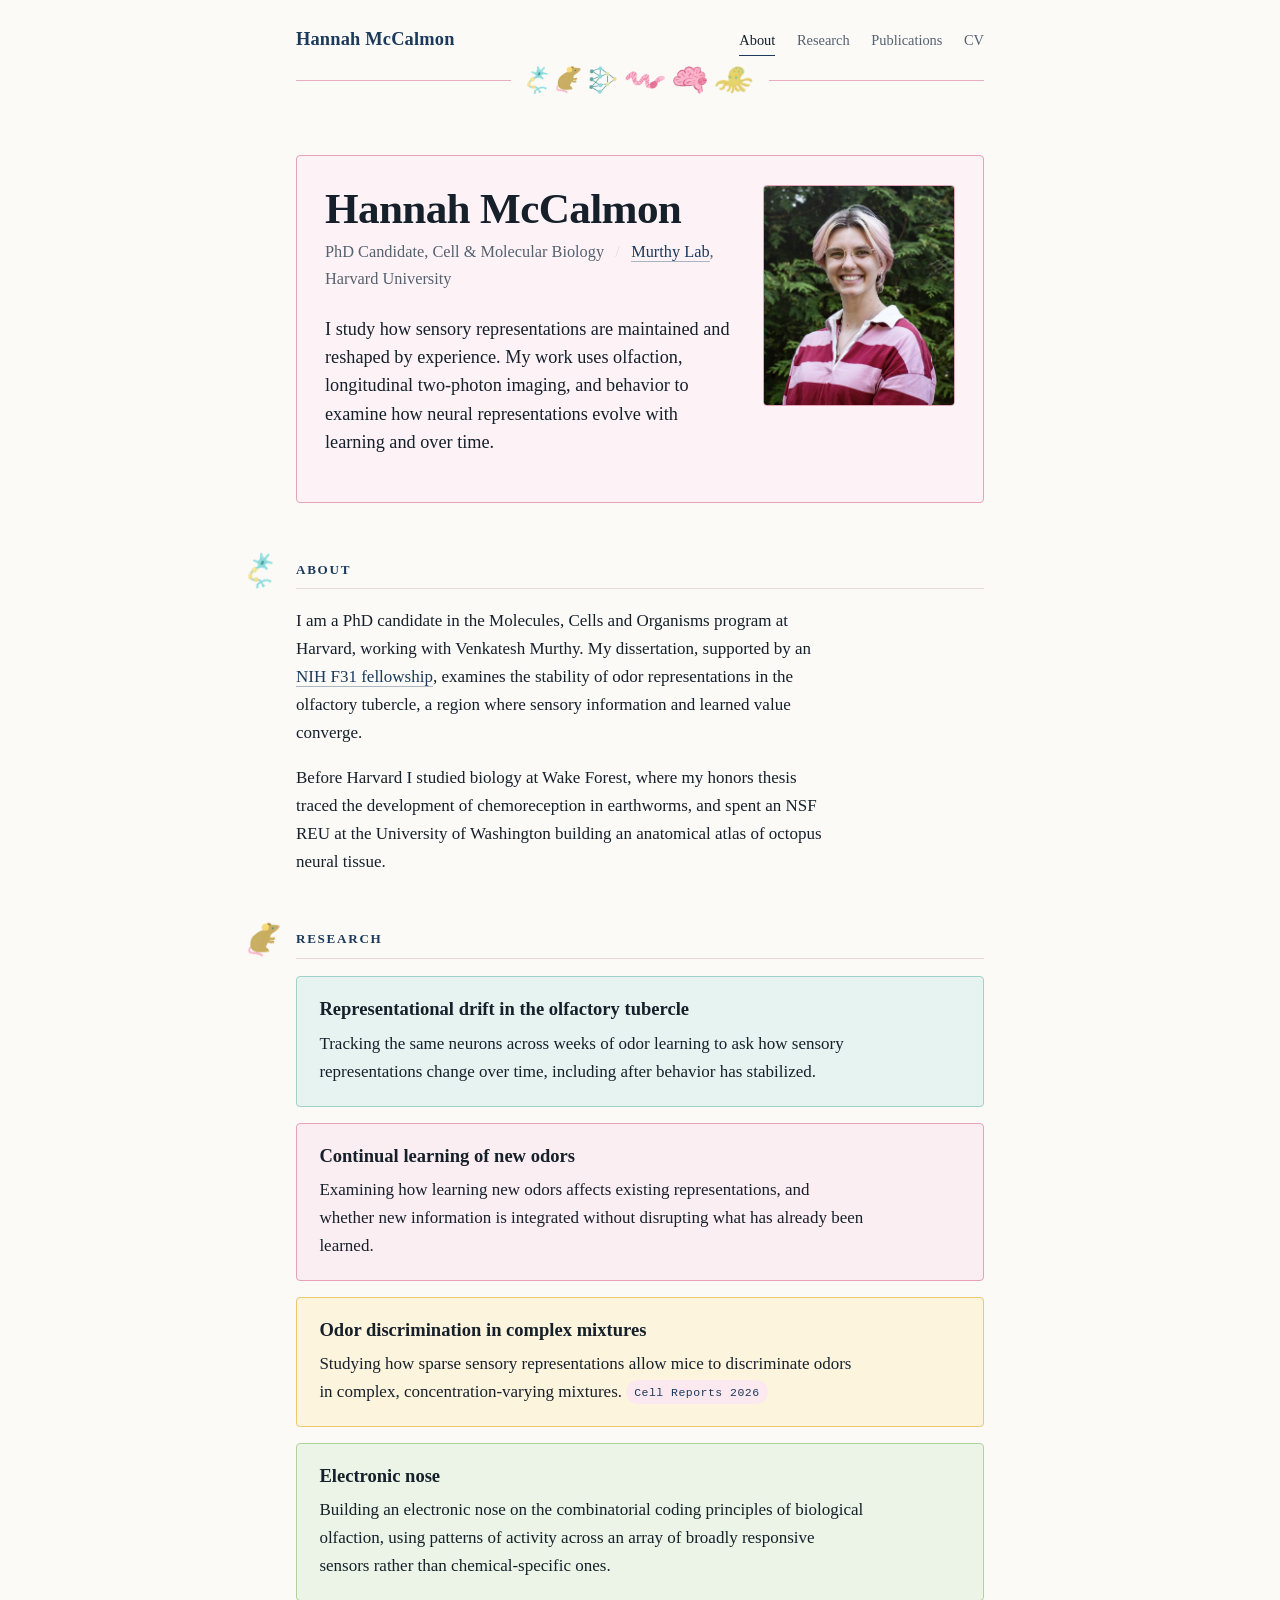
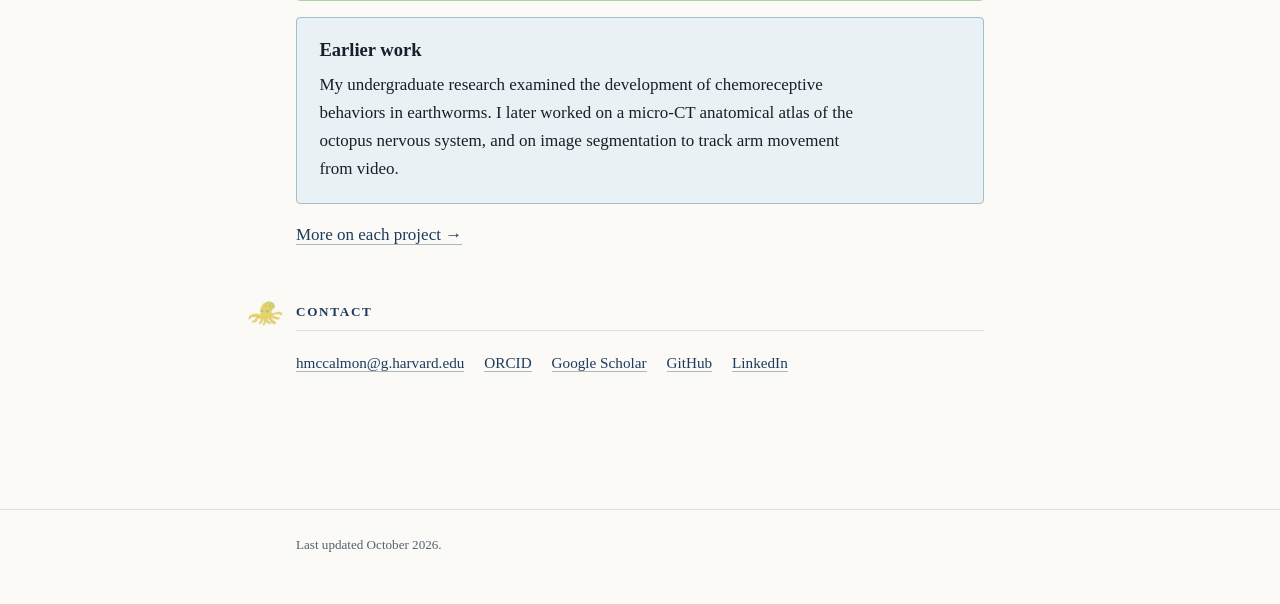
<file: index.html>
<!doctype html>
<html lang="en">
<head>
<meta charset="utf-8">
<meta name="viewport" content="width=device-width, initial-scale=1">
<title>Hannah McCalmon — PhD Candidate in Cell &amp; Molecular Biology, Harvard University</title>
<meta name="description" content="PhD candidate in Cell and Molecular Biology in the Murthy Lab at Harvard, using two-photon imaging to study how odor representations in the olfactory tubercle change with learning.">
<meta name="author" content="Hannah McCalmon">
<link rel="canonical" href="https://hannahmccalmon.github.io/">

<!-- Social previews (LinkedIn, Bluesky, Slack, iMessage). The image is the portrait. -->
<meta property="og:type" content="profile">
<meta property="og:site_name" content="Hannah McCalmon">
<meta property="og:locale" content="en_US">
<meta property="og:url" content="https://hannahmccalmon.github.io/">
<meta property="og:title" content="Hannah McCalmon">
<meta property="og:description" content="PhD candidate in Cell and Molecular Biology in the Murthy Lab at Harvard, using two-photon imaging to study how odor representations in the olfactory tubercle change with learning.">
<meta property="og:image" content="https://hannahmccalmon.github.io/assets/portrait.jpg">
<meta property="og:image:width" content="900">
<meta property="og:image:height" content="900">
<meta property="og:image:alt" content="Portrait of Hannah McCalmon">
<meta property="profile:first_name" content="Hannah">
<meta property="profile:last_name" content="McCalmon">
<link rel="stylesheet" href="styles.css">
<link rel="icon" href="assets/favicon.png" type="image/png" sizes="96x96">

<!-- Structured data: tells Google these profiles are all the same person. Add new
     profile URLs to the sameAs list. -->
<script type="application/ld+json">
{
  "@context": "https://schema.org",
  "@type": "ProfilePage",
  "dateModified": "2026-10-21",
  "mainEntity": {
    "@type": "Person",
    "@id": "https://hannahmccalmon.github.io/#person",
    "name": "Hannah McCalmon",
    "givenName": "Hannah",
    "familyName": "McCalmon",
    "url": "https://hannahmccalmon.github.io/",
    "image": "https://hannahmccalmon.github.io/assets/portrait.jpg",
    "jobTitle": "PhD Candidate, Cell & Molecular Biology",
    "description": "PhD candidate in Cell and Molecular Biology studying the stability of odor representations in the olfactory tubercle with longitudinal two-photon imaging.",
    "identifier": {
      "@type": "PropertyValue",
      "propertyID": "ORCID",
      "value": "0009-0009-1411-3915"
    },
    "funding": {
      "@type": "Grant",
      "name": "Stability of Odor Representations in the Olfactory Tubercle",
      "identifier": "1F31DC023435",
      "url": "https://reporter.nih.gov/project-details/11312343",
      "funder": {
        "@type": "Organization",
        "name": "National Institute on Deafness and Other Communication Disorders (NIH)",
        "url": "https://www.nidcd.nih.gov/"
      }
    },
    "affiliation": {
      "@type": "Organization",
      "name": "Murthy Lab, Harvard University",
      "url": "https://vnmurthylab.org/"
    },
    "memberOf": {
      "@type": "Organization",
      "name": "Molecules, Cells and Organisms PhD Program, Harvard University",
      "url": "https://www.mcb.harvard.edu/"
    },
    "alumniOf": {
      "@type": "CollegeOrUniversity",
      "name": "Wake Forest University"
    },
    "knowsAbout": [
      "Olfaction",
      "Cell and molecular biology",
      "Olfactory tubercle",
      "Representational drift",
      "Two-photon calcium imaging",
      "Chemosensation"
    ],
    "sameAs": [
      "https://orcid.org/0009-0009-1411-3915",
      "https://scholar.google.com/citations?user=KlzepqgAAAAJ&hl=en",
      "https://www.mcb.harvard.edu/directory/hannah-mccalmon/",
      "https://github.com/hannahmccalmon",
      "https://www.linkedin.com/in/hannah-mccalmon-435944185/"
    ]
  }
}
</script>
</head>
<body>

<header class="site-head">
  <div class="wrap">
    <div class="site-head-inner">
      <a class="site-name" href="index.html">Hannah McCalmon</a>
      <nav class="site-nav">
        <a href="index.html" aria-current="page">About</a>
        <a href="research.html">Research</a>
        <a href="publications.html">Publications</a>
        <a href="cv.html">CV</a>
      </nav>
    </div>
  </div>
  <div class="wrap">
    <div class="head-rule">
      <img src="assets/drawings/neuron.png" alt="">
      <img src="assets/drawings/mouse.png" alt="">
      <img src="assets/drawings/network.png" alt="">
      <img src="assets/drawings/earthworm.png" alt="">
      <img src="assets/drawings/brain.png" alt="">
      <img src="assets/drawings/octopus.png" alt="">
    </div>
  </div>
</header>

<main class="wrap">

  <div class="hero">
    <div>
      <h1>Hannah McCalmon</h1>
      <p class="role">
        PhD Candidate, Cell &amp; Molecular Biology
        <span class="sep">/</span>
        <a href="https://vnmurthylab.org/">Murthy Lab</a>, Harvard University
      </p>
      <p class="lede">
        I study how sensory representations are maintained and reshaped by experience.
        My work uses olfaction, longitudinal two-photon imaging, and behavior to examine
        how neural representations evolve with learning and over time.
      </p>
    </div>

    <!-- To go back to the hand-drawn stand-in, swap the <img> below for:
         <img class="hero-art" src="assets/drawings/brain.png" alt=""> -->
    <img class="portrait" src="assets/portrait.jpg" alt="Hannah McCalmon">
  </div>

  <section>
    <h2><img class="h2-mark" src="assets/drawings/neuron.png" alt="">About</h2>
    <p>
      I am a PhD candidate in the Molecules, Cells and Organisms program at Harvard,
      working with Venkatesh Murthy. My dissertation, supported by an
      <a href="https://www.mcb.harvard.edu/department/news/hannah-mccalmon-awarded-nih-f31-fellowship-to-study-how-the-brain-remembers-smells/">NIH F31 fellowship</a>,
      examines the stability of odor representations in the olfactory tubercle, a region
      where sensory information and learned value converge.
    </p>
    <p>
      Before Harvard I studied biology at Wake Forest, where my honors thesis traced the
      development of chemoreception in earthworms, and spent an NSF REU at the University
      of Washington building an anatomical atlas of octopus neural tissue.
    </p>
  </section>

  <section>
    <h2><img class="h2-mark" src="assets/drawings/mouse.png" alt="">Research</h2>

    <div class="card tint-teal">
      <h3>Representational drift in the olfactory tubercle</h3>
      <p>
        Tracking the same neurons across weeks of odor learning to ask how sensory
        representations change over time, including after behavior has stabilized.
      </p>
    </div>

    <div class="card tint-pink">
      <h3>Continual learning of new odors</h3>
      <p>
        Examining how learning new odors affects existing representations, and whether
        new information is integrated without disrupting what has already been learned.
      </p>
    </div>

    <div class="card tint-yellow">
      <h3>Odor discrimination in complex mixtures</h3>
      <p>
        Studying how sparse sensory representations allow mice to discriminate odors
        in complex, concentration-varying mixtures.
        <span class="tag">Cell Reports 2026</span>
      </p>
    </div>

    <div class="card tint-green">
      <h3>Electronic nose</h3>
      <p>
        Building an electronic nose on the combinatorial coding principles of biological
        olfaction, using patterns of activity across an array of broadly responsive
        sensors rather than chemical-specific ones.
      </p>
    </div>

    <div class="card tint-blue">
      <h3>Earlier work</h3>
      <p>
        My undergraduate research examined the development of chemoreceptive behaviors
        in earthworms. I later worked on a micro-CT anatomical atlas of the octopus
        nervous system, and on image segmentation to track arm movement from video.
      </p>
    </div>

    <p><a href="research.html">More on each project &rarr;</a></p>
  </section>

  <section>
    <h2><img class="h2-mark" src="assets/drawings/octopus.png" alt="">Contact</h2>
    <ul class="contact-list">
      <li><a href="mailto:hmccalmon@g.harvard.edu">hmccalmon@g.harvard.edu</a></li>
      <li><a href="https://orcid.org/0009-0009-1411-3915">ORCID</a></li>
      <li><a href="https://scholar.google.com/citations?user=KlzepqgAAAAJ&amp;hl=en">Google Scholar</a></li>
      <li><a href="https://github.com/hannahmccalmon">GitHub</a></li>
      <li><a href="https://www.linkedin.com/in/hannah-mccalmon-435944185/">LinkedIn</a></li>
      <!-- Add when you have it:
      <li><a href="https://bsky.app/profile/XXXX">Bluesky</a></li>
      -->
    </ul>
  </section>

</main>

<footer class="site-foot">
  <div class="wrap">Last updated October 2026.</div>
</footer>

</body>
</html>
</file>
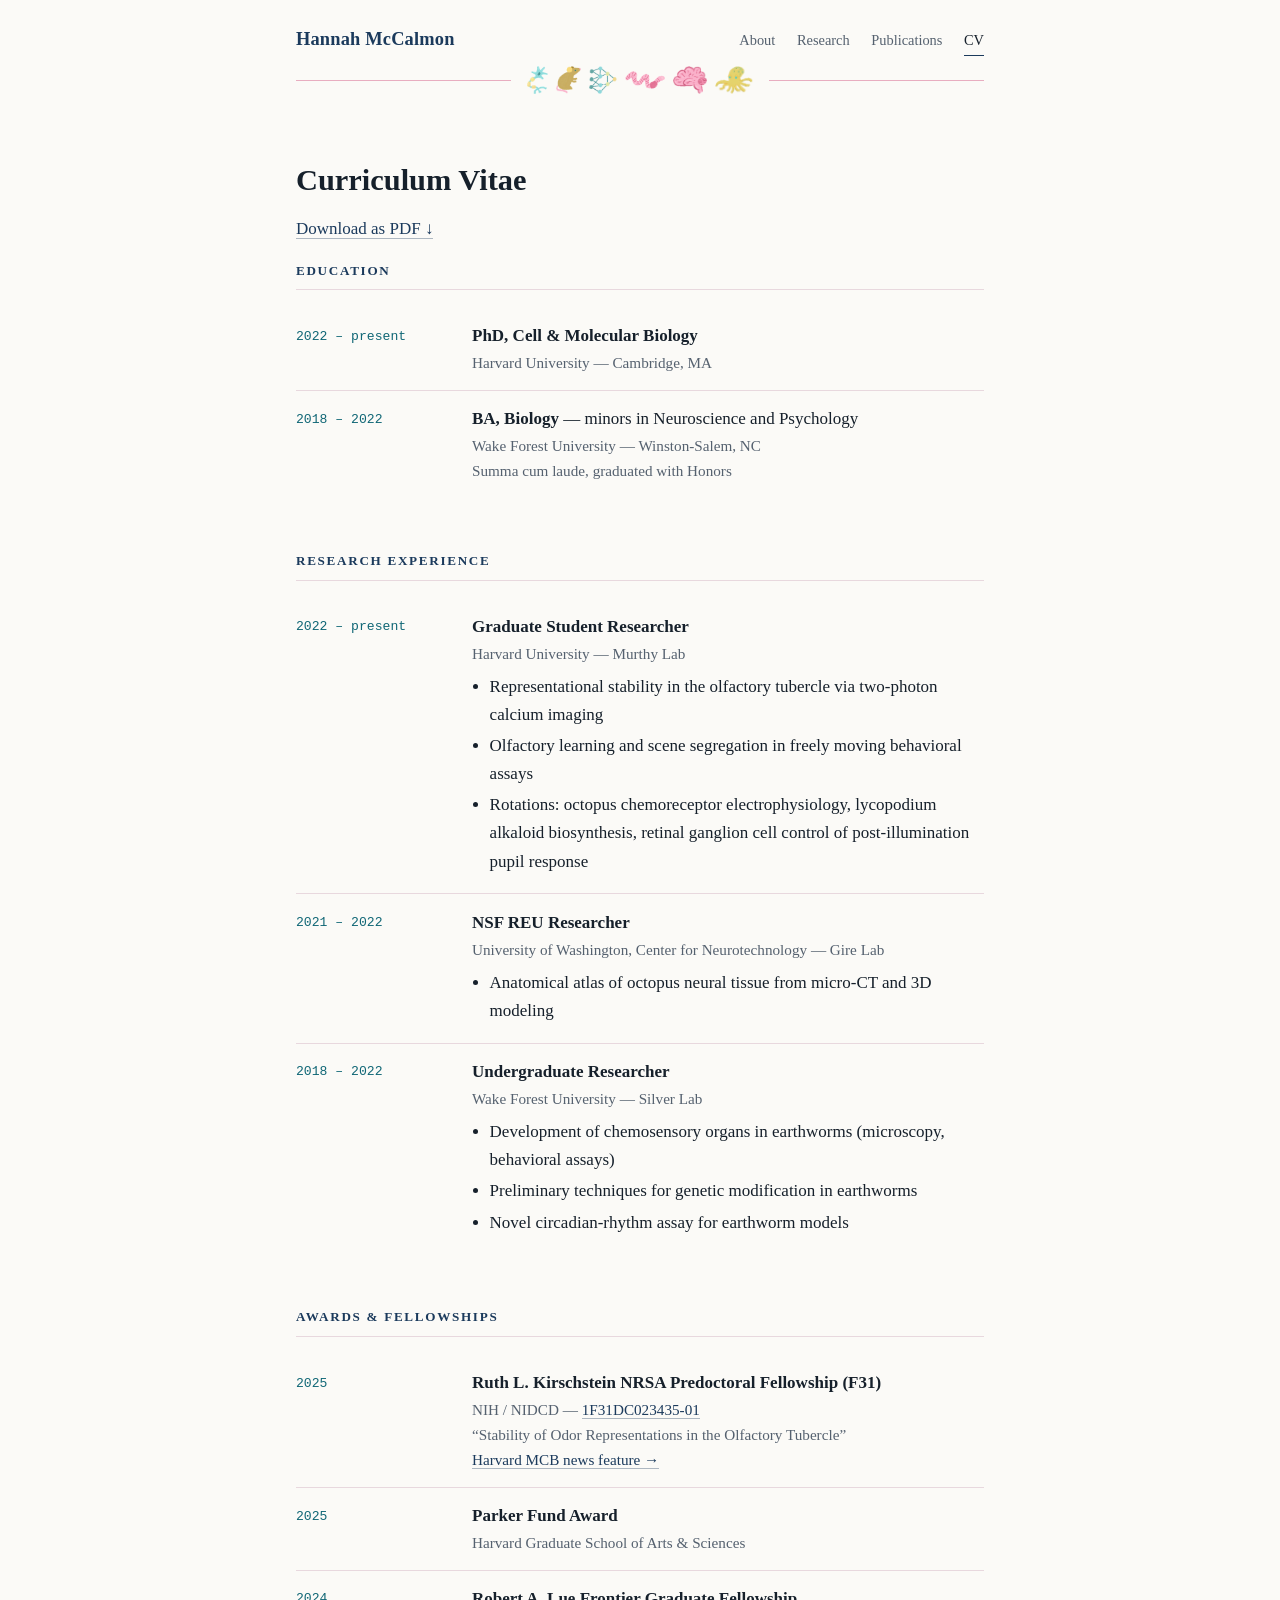
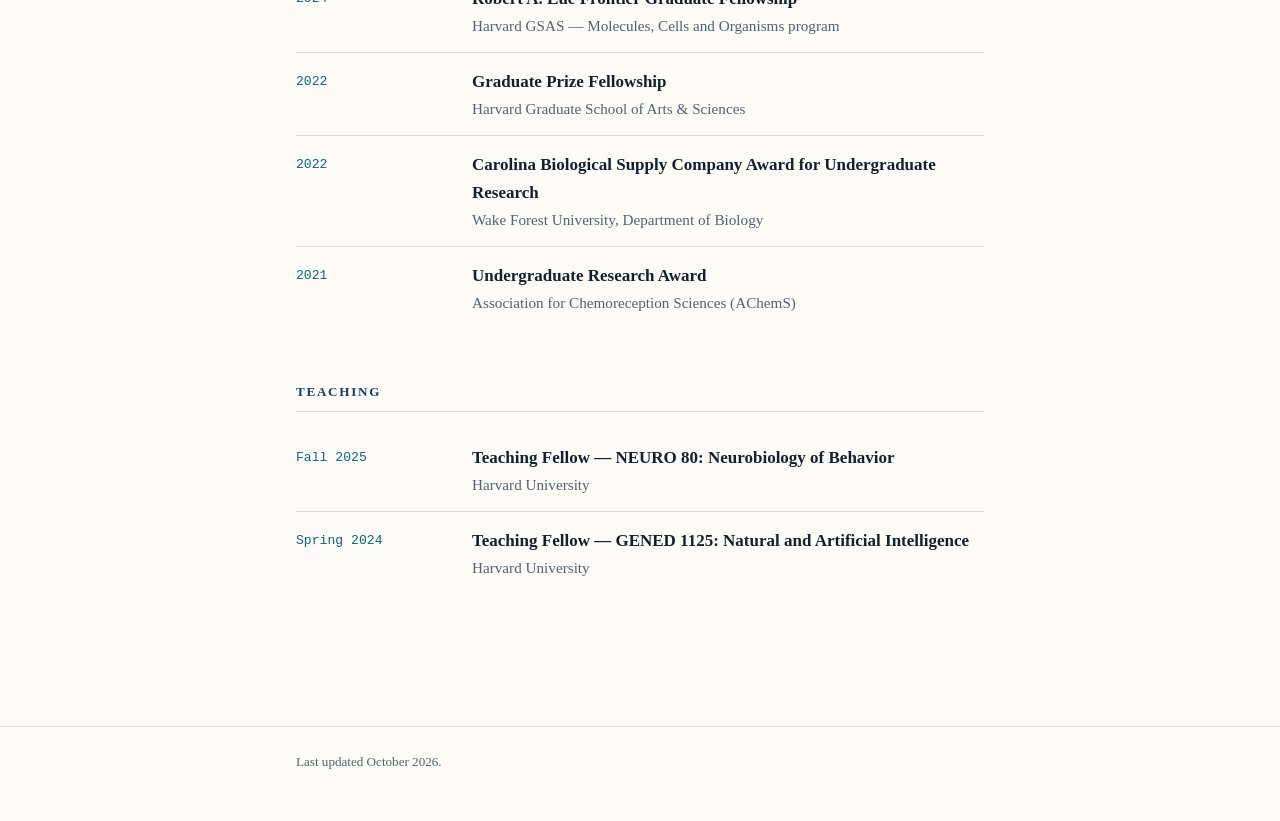
<file: cv.html>
<!doctype html>
<html lang="en">
<head>
<meta charset="utf-8">
<meta name="viewport" content="width=device-width, initial-scale=1">
<title>CV — Hannah McCalmon</title>
<meta name="description" content="Curriculum vitae of Hannah McCalmon: PhD in Cell and Molecular Biology at Harvard, BA in Biology from Wake Forest, NIH F31 fellowship, awards, and teaching.">
<meta name="author" content="Hannah McCalmon">
<link rel="canonical" href="https://hannahmccalmon.github.io/cv.html">

<!-- Social previews (LinkedIn, Bluesky, Slack, iMessage). The image is the portrait. -->
<meta property="og:type" content="website">
<meta property="og:site_name" content="Hannah McCalmon">
<meta property="og:locale" content="en_US">
<meta property="og:url" content="https://hannahmccalmon.github.io/cv.html">
<meta property="og:title" content="CV — Hannah McCalmon">
<meta property="og:description" content="Curriculum vitae of Hannah McCalmon: PhD in Cell and Molecular Biology at Harvard, BA in Biology from Wake Forest, NIH F31 fellowship, awards, and teaching.">
<meta property="og:image" content="https://hannahmccalmon.github.io/assets/portrait.jpg">
<meta property="og:image:width" content="900">
<meta property="og:image:height" content="900">
<meta property="og:image:alt" content="Portrait of Hannah McCalmon">
<link rel="stylesheet" href="styles.css">
<link rel="icon" href="assets/favicon.png" type="image/png" sizes="96x96">
</head>
<body>

<header class="site-head">
  <div class="wrap">
    <div class="site-head-inner">
      <a class="site-name" href="index.html">Hannah McCalmon</a>
      <nav class="site-nav">
        <a href="index.html">About</a>
        <a href="research.html">Research</a>
        <a href="publications.html">Publications</a>
        <a href="cv.html" aria-current="page">CV</a>
      </nav>
    </div>
  </div>
  <div class="wrap">
    <div class="head-rule">
      <img src="assets/drawings/neuron.png" alt="">
      <img src="assets/drawings/mouse.png" alt="">
      <img src="assets/drawings/network.png" alt="">
      <img src="assets/drawings/earthworm.png" alt="">
      <img src="assets/drawings/brain.png" alt="">
      <img src="assets/drawings/octopus.png" alt="">
    </div>
  </div>
</header>

<main class="wrap">

  <h1 style="font-size:1.9rem;margin:0 0 .6rem;">Curriculum Vitae</h1>
  <!-- Shown only in the printed/PDF version (see @media print in styles.css). -->
  <p class="print-only">
    hmccalmon@g.harvard.edu &middot; hannahmccalmon.github.io &middot; orcid.org/0009-0009-1411-3915
  </p>
  <p class="screen-only" style="margin-top:0;">
    <!-- Regenerate the PDF after editing this page: print this page to PDF from a
         browser, or run Chrome headless with --print-to-pdf (see assets/README.txt). -->
    <a href="assets/McCalmon_CV.pdf">Download as PDF &darr;</a>
  </p>

  <section>
    <h2>Education</h2>
    <div class="cv-row">
      <div class="when">2022 – present</div>
      <div class="what">
        <strong>PhD, Cell &amp; Molecular Biology</strong>
        <span class="where">Harvard University — Cambridge, MA</span>
      </div>
    </div>
    <div class="cv-row">
      <div class="when">2018 – 2022</div>
      <div class="what">
        <strong>BA, Biology</strong> — minors in Neuroscience and Psychology
        <span class="where">Wake Forest University — Winston-Salem, NC</span>
        <span class="where">Summa cum laude, graduated with Honors</span>
      </div>
    </div>
  </section>

  <section>
    <h2>Research Experience</h2>
    <div class="cv-row">
      <div class="when">2022 – present</div>
      <div class="what">
        <strong>Graduate Student Researcher</strong>
        <span class="where">Harvard University — Murthy Lab</span>
        <ul>
          <li>Representational stability in the olfactory tubercle via two-photon calcium imaging</li>
          <li>Olfactory learning and scene segregation in freely moving behavioral assays</li>
          <li>Rotations: octopus chemoreceptor electrophysiology, lycopodium alkaloid
              biosynthesis, retinal ganglion cell control of post-illumination pupil response</li>
        </ul>
      </div>
    </div>
    <div class="cv-row">
      <div class="when">2021 – 2022</div>
      <div class="what">
        <strong>NSF REU Researcher</strong>
        <span class="where">University of Washington, Center for Neurotechnology — Gire Lab</span>
        <ul>
          <li>Anatomical atlas of octopus neural tissue from micro-CT and 3D modeling</li>
        </ul>
      </div>
    </div>
    <div class="cv-row">
      <div class="when">2018 – 2022</div>
      <div class="what">
        <strong>Undergraduate Researcher</strong>
        <span class="where">Wake Forest University — Silver Lab</span>
        <ul>
          <li>Development of chemosensory organs in earthworms (microscopy, behavioral assays)</li>
          <li>Preliminary techniques for genetic modification in earthworms</li>
          <li>Novel circadian-rhythm assay for earthworm models</li>
        </ul>
      </div>
    </div>
  </section>

  <section>
    <h2>Awards &amp; Fellowships</h2>
    <div class="cv-row">
      <div class="when">2025</div>
      <div class="what">
        <strong>Ruth L. Kirschstein NRSA Predoctoral Fellowship (F31)</strong>
        <span class="where">NIH / NIDCD — <a href="https://reporter.nih.gov/project-details/11312343">1F31DC023435-01</a></span>
        <span class="where">“Stability of Odor Representations in the Olfactory Tubercle”</span>
        <span class="where"><a href="https://www.mcb.harvard.edu/department/news/hannah-mccalmon-awarded-nih-f31-fellowship-to-study-how-the-brain-remembers-smells/">Harvard MCB news feature &rarr;</a></span>
      </div>
    </div>
    <div class="cv-row">
      <div class="when">2025</div>
      <div class="what">
        <strong>Parker Fund Award</strong>
        <span class="where">Harvard Graduate School of Arts &amp; Sciences</span>
      </div>
    </div>
    <div class="cv-row">
      <div class="when">2024</div>
      <div class="what">
        <strong>Robert A. Lue Frontier Graduate Fellowship</strong>
        <span class="where">Harvard GSAS — Molecules, Cells and Organisms program</span>
      </div>
    </div>
    <div class="cv-row">
      <div class="when">2022</div>
      <div class="what">
        <strong>Graduate Prize Fellowship</strong>
        <span class="where">Harvard Graduate School of Arts &amp; Sciences</span>
      </div>
    </div>
    <div class="cv-row">
      <div class="when">2022</div>
      <div class="what">
        <strong>Carolina Biological Supply Company Award for Undergraduate Research</strong>
        <span class="where">Wake Forest University, Department of Biology</span>
      </div>
    </div>
    <div class="cv-row">
      <div class="when">2021</div>
      <div class="what">
        <strong>Undergraduate Research Award</strong>
        <span class="where">Association for Chemoreception Sciences (AChemS)</span>
      </div>
    </div>
  </section>

  <section>
    <h2>Teaching</h2>
    <div class="cv-row">
      <div class="when">Fall 2025</div>
      <div class="what">
        <strong>Teaching Fellow — NEURO 80: Neurobiology of Behavior</strong>
        <span class="where">Harvard University</span>
      </div>
    </div>
    <div class="cv-row">
      <div class="when">Spring 2024</div>
      <div class="what">
        <strong>Teaching Fellow — GENED 1125: Natural and Artificial Intelligence</strong>
        <span class="where">Harvard University</span>
      </div>
    </div>
  </section>

  <!-- Mentorship & Service, hidden for now. Remove this comment wrapper to show it again.
  <section>
    <h2>Mentorship &amp; Service</h2>
    <div class="cv-row">
      <div class="when">2023</div>
      <div class="what">
        <strong>Student Mentor</strong>
        <span class="where">Summer Research Opportunities at Harvard (SROH)</span>
      </div>
    </div>
    <div class="cv-row">
      <div class="when">2020 – 2022</div>
      <div class="what">
        <strong>Founder, Secretary, Web Designer</strong>
        <span class="where">Wake Forest Robotics Club</span>
      </div>
    </div>
  </section>
  -->

  <!-- Technical Skills, hidden for now. Remove this comment wrapper to show it again.
  <section>
    <h2>Technical Skills</h2>
    <p>
      Electrophysiology (two-electrode voltage clamp, patch clamp, <em>in vivo</em> tetrode) ·
      two-photon calcium imaging · Python · microdissection and survival surgery ·
      behavioral assay development · microscopy (scanning electron, confocal) ·
      mass spectrometry · cell culture (bacterial, HEK)
    </p>
  </section>
  -->

</main>

<footer class="site-foot">
  <div class="wrap">Last updated October 2026.</div>
</footer>

</body>
</html>
</file>
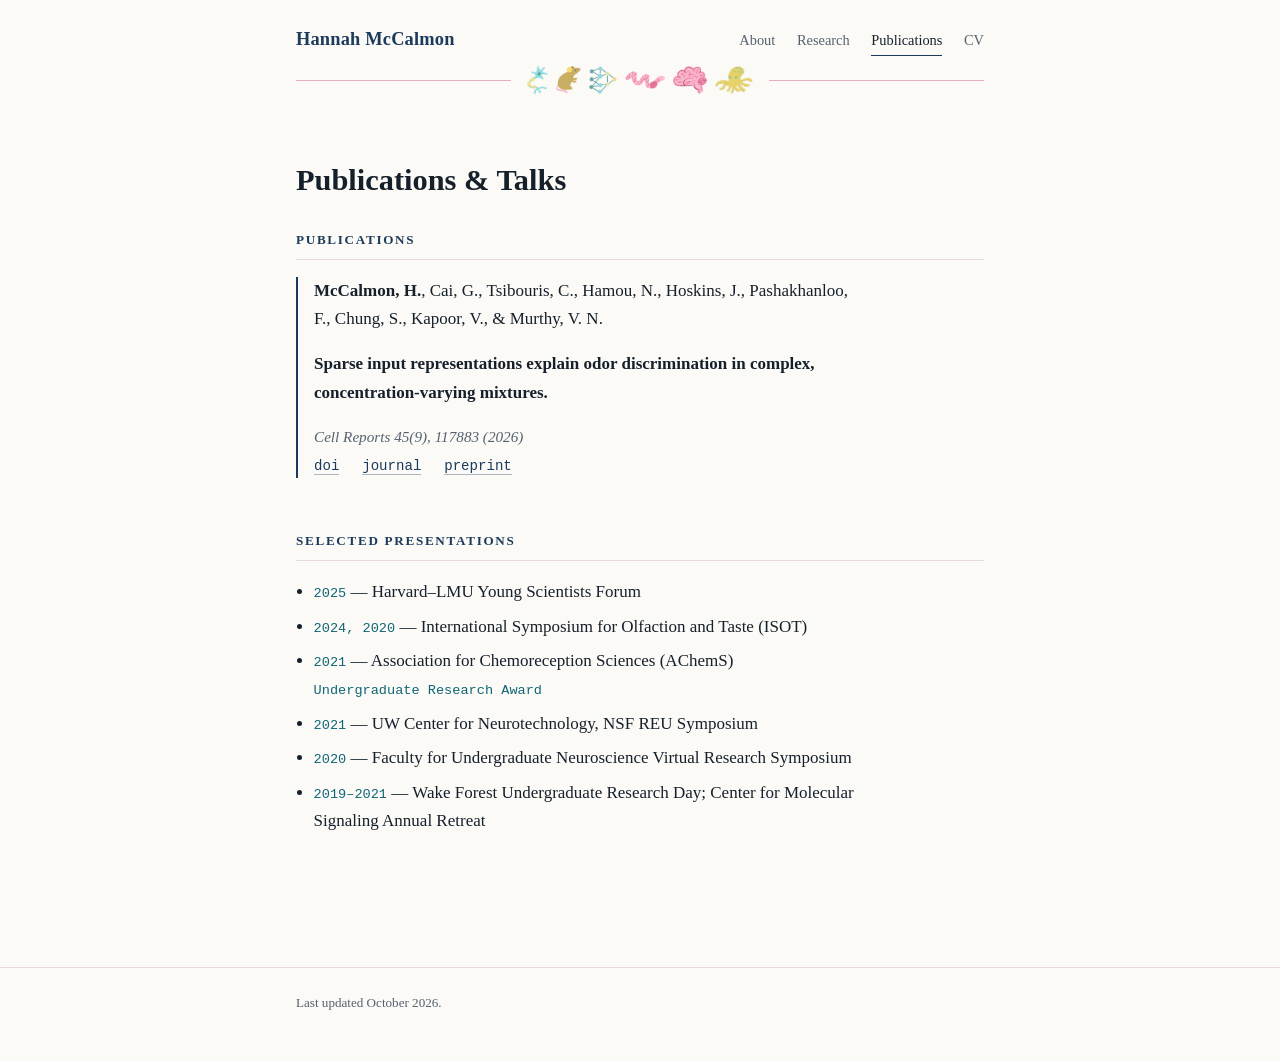
<file: publications.html>
<!doctype html>
<html lang="en">
<head>
<meta charset="utf-8">
<meta name="viewport" content="width=device-width, initial-scale=1">
<title>Publications — Hannah McCalmon</title>
<meta name="description" content="Papers and talks by Hannah McCalmon, including Sparse input representations explain odor discrimination in complex, concentration-varying mixtures (Cell Reports, 2026).">
<meta name="author" content="Hannah McCalmon">
<link rel="canonical" href="https://hannahmccalmon.github.io/publications.html">

<!-- Social previews (LinkedIn, Bluesky, Slack, iMessage). The image is the portrait. -->
<meta property="og:type" content="website">
<meta property="og:site_name" content="Hannah McCalmon">
<meta property="og:locale" content="en_US">
<meta property="og:url" content="https://hannahmccalmon.github.io/publications.html">
<meta property="og:title" content="Publications — Hannah McCalmon">
<meta property="og:description" content="Papers and talks by Hannah McCalmon, including Sparse input representations explain odor discrimination in complex, concentration-varying mixtures (Cell Reports, 2026).">
<meta property="og:image" content="https://hannahmccalmon.github.io/assets/portrait.jpg">
<meta property="og:image:width" content="900">
<meta property="og:image:height" content="900">
<meta property="og:image:alt" content="Portrait of Hannah McCalmon">
<link rel="stylesheet" href="styles.css">
<link rel="icon" href="assets/favicon.png" type="image/png" sizes="96x96">

<!-- Structured data for the paper. Copy the block for the next one. -->
<script type="application/ld+json">
{
  "@context": "https://schema.org",
  "@type": "ScholarlyArticle",
  "headline": "Sparse input representations explain odor discrimination in complex, concentration-varying mixtures",
  "author": [
    { "@type": "Person", "@id": "https://hannahmccalmon.github.io/#person", "name": "Hannah McCalmon" },
    { "@type": "Person", "name": "G. Cai" },
    { "@type": "Person", "name": "C. Tsibouris" },
    { "@type": "Person", "name": "N. Hamou" },
    { "@type": "Person", "name": "J. Hoskins" },
    { "@type": "Person", "name": "F. Pashakhanloo" },
    { "@type": "Person", "name": "S. Chung" },
    { "@type": "Person", "name": "V. Kapoor" },
    { "@type": "Person", "name": "Venkatesh N. Murthy" }
  ],
  "datePublished": "2026",
  "isPartOf": {
    "@type": "PublicationVolume",
    "volumeNumber": "45",
    "isPartOf": { "@type": "Periodical", "name": "Cell Reports" }
  },
  "pageStart": "117883",
  "identifier": {
    "@type": "PropertyValue",
    "propertyID": "DOI",
    "value": "10.1016/j.celrep.2026.117883"
  },
  "url": "https://doi.org/10.1016/j.celrep.2026.117883",
  "sameAs": "https://www.biorxiv.org/content/10.64898/2026.01.27.702074v2"
}
</script>
</head>
<body>

<header class="site-head">
  <div class="wrap">
    <div class="site-head-inner">
      <a class="site-name" href="index.html">Hannah McCalmon</a>
      <nav class="site-nav">
        <a href="index.html">About</a>
        <a href="research.html">Research</a>
        <a href="publications.html" aria-current="page">Publications</a>
        <a href="cv.html">CV</a>
      </nav>
    </div>
  </div>
  <div class="wrap">
    <div class="head-rule">
      <img src="assets/drawings/neuron.png" alt="">
      <img src="assets/drawings/mouse.png" alt="">
      <img src="assets/drawings/network.png" alt="">
      <img src="assets/drawings/earthworm.png" alt="">
      <img src="assets/drawings/brain.png" alt="">
      <img src="assets/drawings/octopus.png" alt="">
    </div>
  </div>
</header>

<main class="wrap">

  <h1 style="font-size:1.9rem;margin:0 0 1.5rem;">Publications &amp; Talks</h1>

  <section>
    <h2>Publications</h2>

    <div class="pub">
      <p class="authors"><span class="me">McCalmon, H.</span>, Cai, G., Tsibouris, C., Hamou, N.,
        Hoskins, J., Pashakhanloo, F., Chung, S., Kapoor, V., &amp; Murthy, V. N.</p>
      <p><strong>Sparse input representations explain odor discrimination in complex,
        concentration-varying mixtures.</strong></p>
      <p class="venue">Cell Reports 45(9), 117883 (2026)</p>
      <p class="links">
        <a href="https://doi.org/10.1016/j.celrep.2026.117883">doi</a>
        <a href="https://www.cell.com/cell-reports/fulltext/S2211-1247(26)00961-7">journal</a>
        <a href="https://www.biorxiv.org/content/10.64898/2026.01.27.702074v2">preprint</a>
        <!-- Add if you want a locally hosted copy: -->
        <!-- <a href="assets/mccalmon2026.pdf">pdf</a> -->
      </p>
    </div>

    <!-- Template for the next one — copy this block:
    <div class="pub">
      <p class="authors"><span class="me">McCalmon, H.</span>, Coauthor, A., &amp; Murthy, V. N.</p>
      <p><strong>Title of the paper.</strong></p>
      <p class="venue">Journal (Year)</p>
      <p class="links"><a href="#">doi</a><a href="#">pdf</a><a href="#">code</a></p>
    </div>
    -->
  </section>

  <section>
    <h2>Selected Presentations</h2>
    <ul class="talk-list">
      <li><span class="year">2025</span> — Harvard–LMU Young Scientists Forum</li>
      <li><span class="year">2024, 2020</span> — International Symposium for Olfaction and Taste (ISOT)</li>
      <li><span class="year">2021</span> — Association for Chemoreception Sciences (AChemS)
        <br><span class="year">Undergraduate Research Award</span></li>
      <li><span class="year">2021</span> — UW Center for Neurotechnology, NSF REU Symposium</li>
      <li><span class="year">2020</span> — Faculty for Undergraduate Neuroscience Virtual Research Symposium</li>
      <li><span class="year">2019–2021</span> — Wake Forest Undergraduate Research Day;
        Center for Molecular Signaling Annual Retreat</li>
    </ul>
  </section>

</main>

<footer class="site-foot">
  <div class="wrap">Last updated October 2026.</div>
</footer>

</body>
</html>
</file>
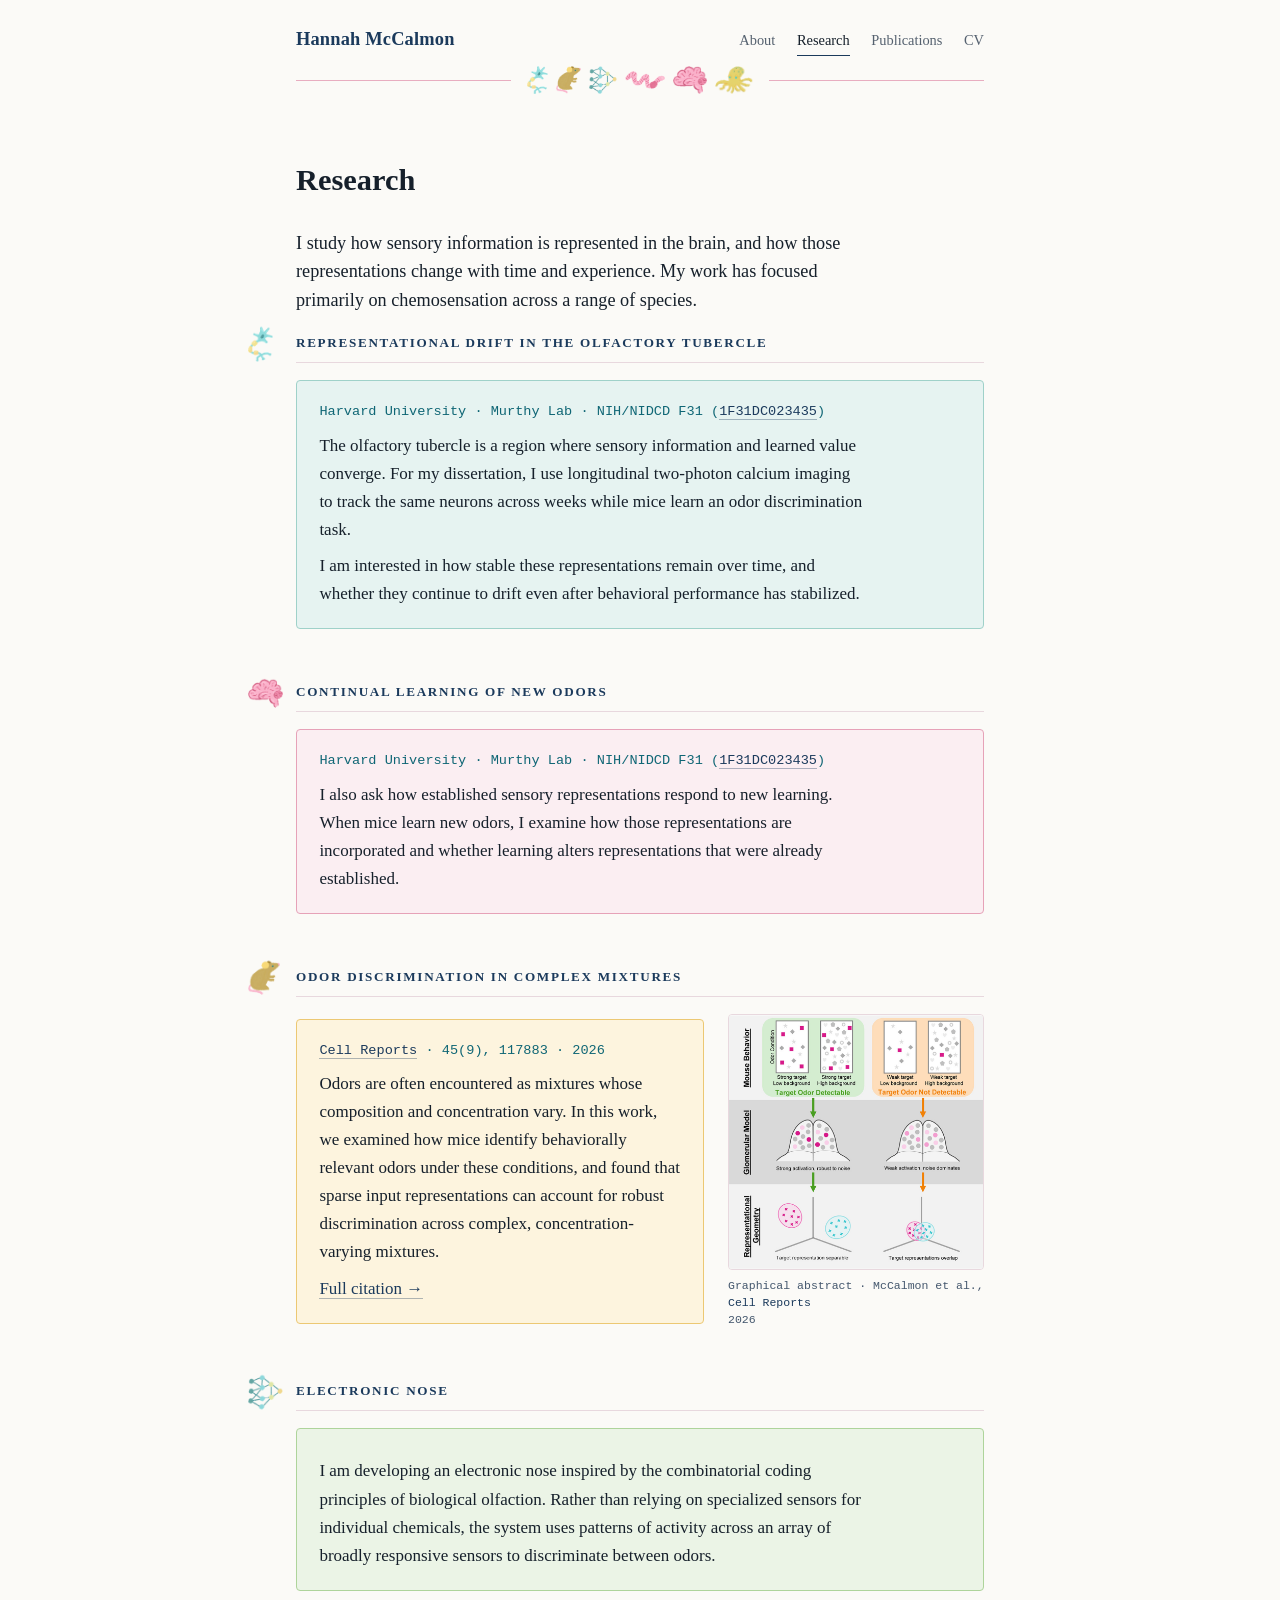
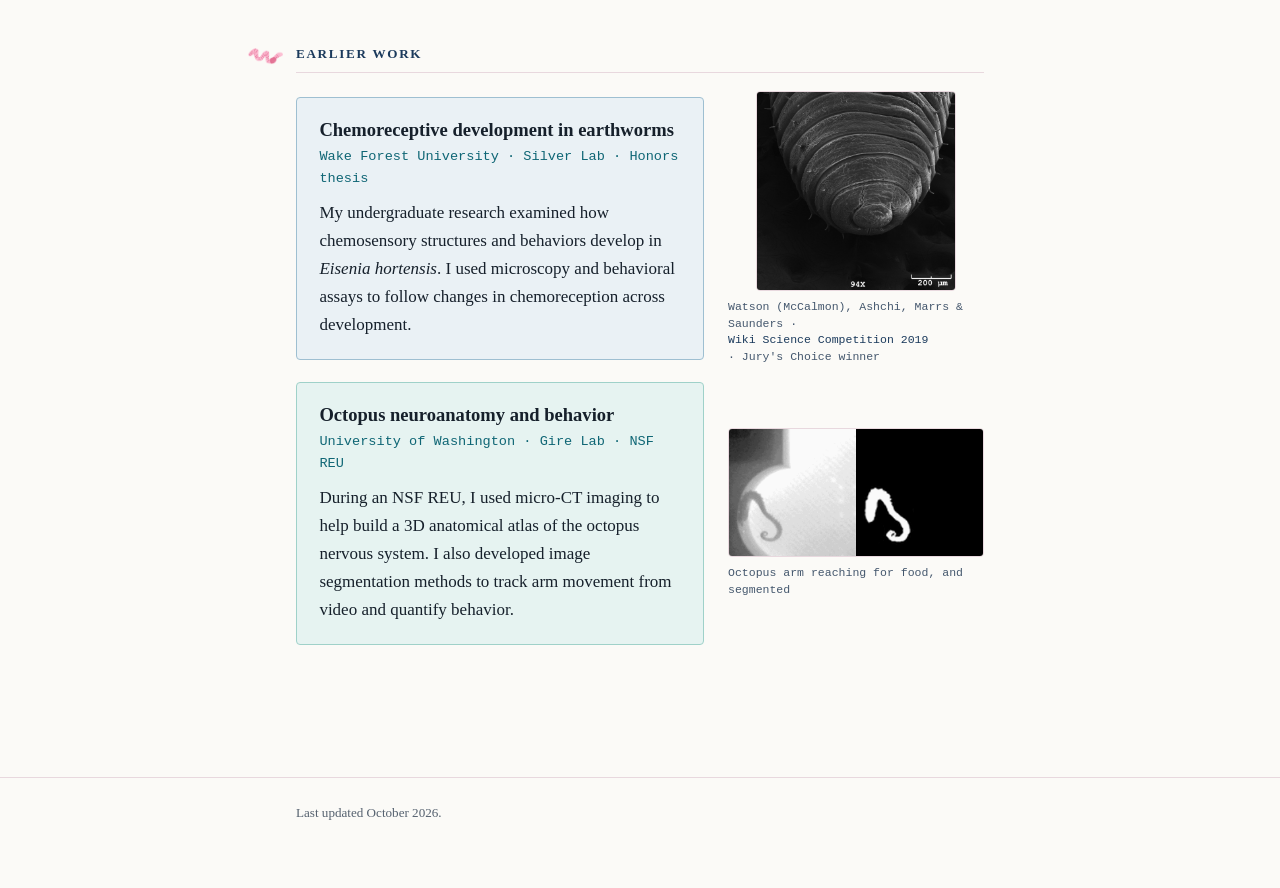
<file: research.html>
<!doctype html>
<html lang="en">
<head>
<meta charset="utf-8">
<meta name="viewport" content="width=device-width, initial-scale=1">
<title>Research — Hannah McCalmon</title>
<meta name="description" content="Representational drift and continual learning in the olfactory tubercle, odor discrimination in complex mixtures, an electronic nose, and earlier work on earthworms and octopuses.">
<meta name="author" content="Hannah McCalmon">
<link rel="canonical" href="https://hannahmccalmon.github.io/research.html">

<!-- Social previews (LinkedIn, Bluesky, Slack, iMessage). The image is the portrait. -->
<meta property="og:type" content="website">
<meta property="og:site_name" content="Hannah McCalmon">
<meta property="og:locale" content="en_US">
<meta property="og:url" content="https://hannahmccalmon.github.io/research.html">
<meta property="og:title" content="Research — Hannah McCalmon">
<meta property="og:description" content="Representational drift and continual learning in the olfactory tubercle, odor discrimination in complex mixtures, an electronic nose, and earlier work on earthworms and octopuses.">
<meta property="og:image" content="https://hannahmccalmon.github.io/assets/portrait.jpg">
<meta property="og:image:width" content="900">
<meta property="og:image:height" content="900">
<meta property="og:image:alt" content="Portrait of Hannah McCalmon">
<link rel="stylesheet" href="styles.css">
<link rel="icon" href="assets/favicon.png" type="image/png" sizes="96x96">
</head>
<body>

<header class="site-head">
  <div class="wrap">
    <div class="site-head-inner">
      <a class="site-name" href="index.html">Hannah McCalmon</a>
      <nav class="site-nav">
        <a href="index.html">About</a>
        <a href="research.html" aria-current="page">Research</a>
        <a href="publications.html">Publications</a>
        <a href="cv.html">CV</a>
      </nav>
    </div>
  </div>
  <div class="wrap">
    <div class="head-rule">
      <img src="assets/drawings/neuron.png" alt="">
      <img src="assets/drawings/mouse.png" alt="">
      <img src="assets/drawings/network.png" alt="">
      <img src="assets/drawings/earthworm.png" alt="">
      <img src="assets/drawings/brain.png" alt="">
      <img src="assets/drawings/octopus.png" alt="">
    </div>
  </div>
</header>

<main class="wrap">

<h1 style="font-size:1.9rem;margin:0 0 1.5rem;">Research</h1>
<p class="lede">
  I study how sensory information is represented in the brain, and how those
  representations change with time and experience. My work has focused primarily
  on chemosensation across a range of species.
</p>

<section>
  <h2><img class="h2-mark" src="assets/drawings/neuron.png" alt="">Representational drift in the olfactory tubercle</h2>
  <div class="card tint-teal">
    <p class="meta">Harvard University · Murthy Lab · NIH/NIDCD F31 (<a href="https://reporter.nih.gov/project-details/11312343">1F31DC023435</a>)</p>
    <p>
      The olfactory tubercle is a region where sensory information and learned value
      converge. For my dissertation, I use longitudinal two-photon calcium imaging
      to track the same neurons across weeks while mice learn an odor discrimination
      task.
    </p>
    <p>
      I am interested in how stable these representations remain over time, and
      whether they continue to drift even after behavioral performance has stabilized.
    </p>
    <!-- Add a figure when ready:
    <figure>
      <img src="assets/figure-tubercle.png" alt="">
      <figcaption>Caption.</figcaption>
    </figure>
    -->
  </div>
</section>
<section>
  <h2><img class="h2-mark" src="assets/drawings/brain.png" alt="">Continual learning of new odors</h2>
  <div class="card tint-pink">
    <p class="meta">Harvard University · Murthy Lab · NIH/NIDCD F31 (<a href="https://reporter.nih.gov/project-details/11312343">1F31DC023435</a>)</p>
    <p>
      I also ask how established sensory representations respond to new learning.
      When mice learn new odors, I examine how those representations are incorporated
      and whether learning alters representations that were already established.
    </p>
    <!-- Add a figure when ready:
    <figure>
      <img src="assets/figure-continual.png" alt="">
      <figcaption>Caption.</figcaption>
    </figure>
    -->
  </div>
</section>
<section>
  <h2><img class="h2-mark" src="assets/drawings/mouse.png" alt="">Odor discrimination in complex mixtures</h2>
  <div class="card-aside image-fill">
    <div class="card tint-yellow">
      <p class="meta"><a href="https://doi.org/10.1016/j.celrep.2026.117883">Cell Reports</a> &middot; 45(9), 117883 &middot; 2026</p>
      <p>
        Odors are often encountered as mixtures whose composition and concentration
        vary. In this work, we examined how mice identify behaviorally relevant odors
        under these conditions, and found that sparse input representations can account
        for robust discrimination across complex, concentration-varying mixtures.
      </p>
      <p><a href="publications.html">Full citation &rarr;</a></p>
    </div>
    <figure>
      <a href="https://doi.org/10.1016/j.celrep.2026.117883"><img src="assets/figure-mixtures-abstract.jpg" width="996" height="996" loading="lazy"
           alt="Graphical abstract of the Cell Reports paper, in three tiers. Mouse behavior:
                a strong target odor stays detectable against both low and high backgrounds,
                while a weak target is not. Glomerular model: the strong target drives activation
                robust to noise, the weak target activation that noise dominates. Representational
                geometry: target representations stay separable in the first case and overlap in
                the second."></a>
      <figcaption class="credit">Graphical abstract &middot; McCalmon et al.,
        <a href="https://doi.org/10.1016/j.celrep.2026.117883">Cell Reports</a> 2026</figcaption>
    </figure>
  </div>
</section>

<section>
  <h2><img class="h2-mark" src="assets/drawings/network.png" alt="">Electronic nose</h2>
  <div class="card tint-green">
    <p>
      I am developing an electronic nose inspired by the combinatorial coding
      principles of biological olfaction. Rather than relying on specialized sensors
      for individual chemicals, the system uses patterns of activity across an array
      of broadly responsive sensors to discriminate between odors.
    </p>
  </div>
</section>

<section>
  <h2><img class="h2-mark" src="assets/drawings/earthworm.png" alt="">Earlier work</h2>

  <div class="card-aside">
    <div class="card tint-blue">
      <h3>Chemoreceptive development in earthworms</h3>
      <p class="meta">Wake Forest University · Silver Lab · Honors thesis</p>
      <p>
        My undergraduate research examined how chemosensory structures and behaviors
        develop in <em>Eisenia hortensis</em>. I used microscopy and behavioral assays
        to follow changes in chemoreception across development.
      </p>
    </div>
    <figure>
      <img src="assets/figure-earthworm-sem.jpg" width="1200" height="1200" loading="lazy"
           alt="Scanning electron micrograph of the head of a newly hatched Eisenia hortensis,
                showing the first five segments, the U-shaped mouth at the tip of the first
                segment, and the dome of the prostomium above it.">
      <figcaption class="credit">
        Watson (McCalmon), Ashchi, Marrs &amp; Saunders &middot;
        <a href="https://en.wikipedia.org/wiki/Wikipedia:Wiki_Science_Competition_2019_in_the_United_States/Results">Wiki
        Science Competition 2019</a> &middot; Jury's Choice winner
      </figcaption>
    </figure>
  </div>

  <div class="card-aside">
    <div class="card tint-teal">
      <h3>Octopus neuroanatomy and behavior</h3>
      <p class="meta">University of Washington · Gire Lab · NSF REU</p>
      <p>
        During an NSF REU, I used micro-CT imaging to help build a 3D anatomical atlas
        of the octopus nervous system. I also developed image segmentation methods to
        track arm movement from video and quantify behavior.
      </p>
    </div>
    <figure>
      <img src="assets/figure-octopus-arm.gif" width="320" height="160" loading="lazy"
           alt="Two panels, the same five seconds twice. Left: backlit video of an octopus arm
                reaching out toward food. Right: the binary segmentation mask the tracking runs
                on, the arm in white against black.">
      <figcaption class="credit">Octopus arm reaching for food, and segmented</figcaption>
    </figure>
  </div>
</section>

</main>

<footer class="site-foot">
  <div class="wrap">Last updated October 2026.</div>
</footer>

</body>
</html>
</file>
<file: styles.css>
/* ============================================================
   THEME TOKENS  --  edit this block to restyle the whole site.
   Nothing below this block contains a hardcoded colour or font.
   See THEMING.md for what each one does.
   ============================================================ */
:root {
  /* --- colour --- */
  --bg:          #fbfaf7;   /* page background        */
  --bg-soft:     #fbeef2;   /* cards: light pink      */
  --panel:       #fdf3f6;   /* hero panel: lighter pink */

  /* Pastel box fills. Light enough that every text token clears AA on them,
     so any of these is safe behind body copy. Apply with .tint-* below. */
  --surface-pink:   #fbeef2;
  --surface-teal:   #e6f3f1;
  --surface-yellow: #fdf4de;
  --surface-blue:   #eaf1f5;
  --surface-green:  #ebf4e6;

  /* Box outlines: a deeper version of each fill above, so a teal box gets a
     teal edge rather than the default pink hairline. Pair --edge-* with the
     matching --surface-*. */
  --edge-pink:   #e6a2b8;
  --edge-teal:   #9fd1c9;
  --edge-yellow: #ecc873;
  --edge-blue:   #9ebfd1;
  --edge-green:  #aed49b;

  --ink-slate:   #44576d;   /* figure captions: a slate blue, one for all of them */
  --ink:         #16202b;   /* body text (navy-black) */
  --ink-soft:    #55616f;   /* captions, metadata     */
  --rule:        #e8d8de;   /* hairlines, borders     */
  --accent:      #1b3a5c;   /* navy: headings, links, name */
  --accent-soft: #fbe9ef;   /* pink fill behind tags and the hero art */
  --accent-2:    #0f6675;   /* deep teal: dates, metadata, mono labels */
  --rule-art:    #e8adc0;   /* the pink line beside the header drawings */

  /* --- hand-drawn palette (Azalea Design Co.) ---
     These match the illustrations in assets/drawings/. They are DECORATIVE
     fills only: none of them reach 4.5:1 against --bg, so never use one as a
     text colour. --accent and --accent-2 below are deepened versions that pass. */
  --rose:          #a62a5a;   /* deepened azalea; this is --accent */
  --navy:          #1b3a5c;   /* deep anchor tone; this is --accent-2 */
  --ice-castle:    #b6d5d8;
  --buttercup:     #fdd888;
  --bermuda:       #78d1c4;
  --azalea:        #fd7899;
  --candyfloss:    #fceeee;
  --tropical-teal: #14889c;

  /* --- type --- */
  --font-body:  "Iowan Old Style", "Palatino Linotype", Palatino, Georgia, serif;
  --font-head:  "Iowan Old Style", "Palatino Linotype", Palatino, Georgia, serif;
  --font-mono:  ui-monospace, "SF Mono", "Cascadia Mono", Menlo, Consolas, monospace;
  --size-body:  1.0625rem;
  --leading:    1.65;

  /* --- layout --- */
  --measure:    64ch;       /* max text line length   */
  --page:       46rem;      /* max content width      */
  --radius:     4px;
  --fig-aside:  12.5rem;    /* max height of a captioned figure set beside a card;
                               keep it near the height of the card it sits next to */
}

/* Dark mode: only the colours are redefined. */
@media (prefers-color-scheme: dark) {
  :root:not([data-theme="light"]) {
    --bg:          #101720;
    --bg-soft:     #231a22;
    --panel:       #1e1720;
    --surface-pink:   #241a20;
    --surface-teal:   #16262a;
    --surface-yellow: #262010;
    --surface-blue:   #182430;
    --surface-green:  #1b2417;
    --edge-pink:   #56374a;
    --edge-teal:   #2a5f6b;
    --edge-yellow: #6b5424;
    --edge-blue:   #2b4a68;
    --edge-green:  #456336;
    --ink-slate:   #9db0c4;
    --ink:         #e6ecf2;
    --ink-soft:    #9aa7b4;
    --rule:        #312a33;
    --accent:      #9cc4e4;
    --accent-soft: #3a1f2c;
    --accent-2:    #7fc2ce;
    --rule-art:    #6b4152;
  }
}

/* ============================================================
   BASE
   ============================================================ */
*, *::before, *::after { box-sizing: border-box; }

body {
  margin: 0;
  background: var(--bg);
  color: var(--ink);
  font-family: var(--font-body);
  font-size: var(--size-body);
  line-height: var(--leading);
  -webkit-font-smoothing: antialiased;
}

.wrap {
  max-width: var(--page);
  margin: 0 auto;
  padding: 0 1.5rem 5rem;
}

p, li { max-width: var(--measure); }

a {
  color: var(--accent);
  text-decoration: none;
  border-bottom: 1px solid color-mix(in srgb, var(--accent) 35%, transparent);
  transition: border-color .15s ease;
}
a:hover { border-bottom-color: var(--accent); }

/* ============================================================
   HEADER + NAV
   ============================================================ */
.site-head {
  border-bottom: 0;          /* the .head-rule row below IS the bottom edge */
  margin-bottom: 3rem;
  padding: 1.5rem 0 0;
}
.site-head .wrap { padding-bottom: 0; }
.site-head-inner {
  display: flex;
  flex-wrap: wrap;
  align-items: baseline;
  justify-content: space-between;
  gap: .75rem;
}
.site-name {
  font-family: var(--font-head);
  font-size: 1.15rem;
  font-weight: 600;
  letter-spacing: .01em;
  color: var(--accent);
  border: 0;
}
nav.site-nav { display: flex; gap: 1.35rem; flex-wrap: wrap; }
nav.site-nav a {
  font-size: .9rem;
  color: var(--ink-soft);
  border: 0;
  padding-bottom: 2px;
  border-bottom: 1.5px solid transparent;
}
nav.site-nav a:hover { color: var(--ink); border-bottom-color: var(--accent); }
nav.site-nav a[aria-current="page"] { color: var(--ink); border-bottom-color: var(--accent); }

/* ============================================================
   HERO  (home page)
   ============================================================ */
.hero {
  display: grid;
  grid-template-columns: 1fr;
  gap: 2rem;
  margin-bottom: 3.5rem;
  background: var(--panel);
  border: 1px solid var(--edge-pink);
  border-radius: var(--radius);
  padding: 1.8rem 1.75rem 1.7rem;
  align-items: start;
}
@media (min-width: 42rem) { .hero { grid-template-columns: 1fr 12rem; } }

.hero h1 {
  font-family: var(--font-head);
  font-size: clamp(2rem, 5vw, 2.7rem);
  line-height: 1.1;
  margin: 0 0 .4rem;
  letter-spacing: -.015em;
}
.hero .role { color: var(--ink-soft); margin: 0 0 1.4rem; font-size: 1.02rem; }
.hero .role .sep { color: var(--rule); padding: 0 .45rem; }

.portrait {
  width: 100%;
  max-width: 12rem;
  aspect-ratio: 1 / 1.15;
  object-fit: cover;
  border-radius: var(--radius);
  background: var(--bg-soft);
  border: 1px solid var(--edge-pink);
}
/* Placeholder shown until assets/portrait.jpg exists. Delete once added. */
.portrait-placeholder {
  display: flex; align-items: center; justify-content: center;
  color: var(--ink-soft); font-size: .78rem; font-family: var(--font-mono);
  text-align: center; padding: 1rem;
}

/* ============================================================
   SECTIONS
   ============================================================ */
section { margin-bottom: 3.25rem; }

h2 {
  font-family: var(--font-head);
  font-size: .82rem;
  text-transform: uppercase;
  letter-spacing: .13em;
  color: var(--accent);
  font-weight: 600;
  margin: 0 0 1.1rem;
  padding-bottom: .5rem;
  border-bottom: 1px solid var(--rule);
}

h3 {
  font-family: var(--font-head);
  font-size: 1.16rem;
  margin: 0 0 .35rem;
  line-height: 1.3;
}

.lede { font-size: 1.14rem; line-height: 1.55; }

/* ============================================================
   ENTRY BLOCKS
   ============================================================ */
.entry { margin-bottom: 2rem; }
.entry:last-child { margin-bottom: 0; }
.entry .meta,
.card .meta {
  font-size: .85rem;
  color: var(--accent-2);
  font-family: var(--font-mono);
  margin: 0 0 .5rem;
}
.entry p,
.card p { margin: .5rem 0; }

.card {
  background: var(--bg-soft);
  border: 1px solid var(--edge-pink);
  border-radius: var(--radius);
  padding: 1.25rem 1.4rem;
  margin-bottom: 1rem;
}
.card h3 { margin-bottom: .25rem; }
.card p:last-child { margin-bottom: 0; }

/* ============================================================
   FIGURES  --  content images with captions, unlike the purely
   decorative drawings below. These carry real alt text.
   ============================================================ */
figure {
  float: right;
  width: 13rem;
  max-width: 45%;
  margin: .15rem 0 .7rem 1.5rem;
  border-color: inherit;
}
figure img {
  display: block;
  width: 100%;
  height: auto;
  border: 1px solid var(--rule);
  border-radius: var(--radius);
}
.card figure img { border-color: inherit; }
figure a { border-bottom: 0; display: block; }

/* A figure set beside a card rather than inside it: card on the left, image in
   its own column on the right. Stacks below 36rem. */
.card-aside {
  display: grid;
  grid-template-columns: 1fr 16rem;
  gap: 1.5rem;
  align-items: center;       /* figure centred on the card, equal space above/below */
  margin-bottom: 1rem;
}
.card-aside .card { margin-bottom: 0; }
.card-aside figure { float: none; width: auto; max-width: none; margin: 0; }
/* Height-capped rather than width-filled: a square image in a full-width column
   is always taller than the card beside it, which leaves dead space. */
.card-aside figure img {
  width: auto;
  max-width: 100%;
  max-height: var(--fig-aside);
  margin-inline: auto;       /* centred over the caption below it */
}
/* Image fills the column rather than being height-capped by --fig-aside. */
.card-aside.image-fill figure img { width: 100%; max-height: none; }

@media (max-width: 36rem) {
  .card-aside,
  .card-aside.image-fill { grid-template-columns: 1fr; gap: 1.1rem; }
}

figcaption {
  margin-top: .55rem;
  font-size: .78rem;
  line-height: 1.5;
  color: var(--ink-soft);
}
/* Attribution: mono, like the other small technical metadata on the site. Either a
   line under a descriptive caption, or the whole caption when there is no description. */
figcaption .credit,
figcaption.credit {
  display: block;
  font-family: var(--font-mono);
  font-size: .72rem;
  line-height: 1.45;
  color: var(--ink-slate);
}
figcaption .credit { margin-top: .35rem; }
figcaption.credit { margin-top: .5rem; }


/* Publication entries */
.pub { margin-bottom: 1.6rem; padding-left: 1rem; border-left: 2px solid var(--accent); }
.pub .authors { margin: 0 0 .15rem; }
.pub .authors .me { font-weight: 700; }
.pub .venue { margin: 0; color: var(--ink-soft); font-size: .95rem; font-style: italic; }
.pub .links { margin: .4rem 0 0; font-size: .88rem; font-family: var(--font-mono); }
.pub .links a { margin-right: .9rem; }

.tag {
  display: inline-block;
  background: var(--accent-soft);
  color: var(--accent);
  font-family: var(--font-mono);
  font-size: .72rem;
  letter-spacing: .04em;
  padding: .15rem .5rem;
  border-radius: 999px;
  vertical-align: .12em;
}

.talk-list { padding-left: 1.1rem; }
.talk-list li { margin-bottom: .4rem; }
.talk-list .year { font-family: var(--font-mono); font-size: .85rem; color: var(--accent-2); }

/* ============================================================
   HAND-DRAWN DECORATION
   Illustrations live in assets/drawings/ as transparent PNGs so they sit on
   either theme with no white box behind them. They are purely decorative and
   carry alt="" so screen readers skip them instead of announcing noise.
   ============================================================ */
.hero-art {
  display: block;
  width: 100%;
  max-width: 11rem;
  height: auto;
  justify-self: center;
  box-sizing: border-box;
  background: var(--surface-teal);   /* teal frame inside the pink hero panel */
  border: 1px solid var(--edge-teal);
  border-radius: var(--radius);
  padding: .85rem;
}

/* Small illustration inside a research card on the home page. */
.card.with-art {
  display: grid;
  grid-template-columns: 4.5rem 1fr;
  gap: 1.25rem;
  align-items: start;
}
.card-body { min-width: 0; }
.card-art {
  display: block;
  width: 100%;
  height: auto;
  margin-top: .2rem;
}

/* Pastel box fills, for putting individual elements in their own coloured box.
   Pair with .card (or any padded block) to change only the fill. */
.tint-pink   { background: var(--surface-pink);   border-color: var(--edge-pink); }
.tint-teal   { background: var(--surface-teal);   border-color: var(--edge-teal); }
.tint-yellow { background: var(--surface-yellow); border-color: var(--edge-yellow); }
.tint-green  { background: var(--surface-green);  border-color: var(--edge-green); }
.tint-blue   { background: var(--surface-blue);   border-color: var(--edge-blue); }

/* The header's bottom edge: the six drawings once, left to right, with a
   hairline carrying on to the right margin. Not a repeating pattern — the row
   appears a single time per page. */
.head-rule {
  display: flex;
  align-items: center;
  gap: .5rem;
  padding: .65rem 0 .8rem;
}
.head-rule img {
  flex: none;
  display: block;
  width: auto;
  height: auto;
  max-width: 2.5rem;    /* box each drawing so wide and tall ones look even */
  max-height: 1.75rem;
}
.head-rule::before,
.head-rule::after {
  content: "";
  flex: 1 1 auto;
  height: 1px;
  background: var(--rule-art);
}
.head-rule::before { margin-right: .55rem; }
.head-rule::after  { margin-left:  .55rem; }

/* One small drawing per section, out in the left margin so it never
   interrupts the text. Falls inline when the margin runs out. */
h2 { position: relative; }
.h2-mark {
  position: absolute;
  left: -3rem;
  top: 50%;
  transform: translateY(-58%);
  width: auto;
  height: auto;
  max-width: 2.2rem;
  max-height: 2.2rem;
}
@media (max-width: 52rem) {
  .h2-mark {
    position: static;
    transform: none;
    display: inline-block;
    max-width: 1.5rem;
    max-height: 1.5rem;
    vertical-align: -.35rem;
    margin-right: .45rem;
  }
}
@media (max-width: 26rem) {
  .head-rule { gap: .35rem; }
  .head-rule img { max-width: 1.9rem; max-height: 1.35rem; }
}

/* Illustration set beside a prose entry on the research page. */
.entry-art {
  float: right;
  width: 6rem;
  height: auto;
  margin: 0 0 .85rem 1.35rem;
}
.entry::after,
.card::after { content: ""; display: block; clear: both; }

@media (max-width: 30rem) {
  .card.with-art { grid-template-columns: 3.25rem 1fr; gap: .9rem; }
  .entry-art { width: 4.25rem; margin-left: 1rem; }
  figure { float: none; width: 100%; max-width: none; margin: 1rem 0 0; }
}

/* ============================================================
   CV ROWS
   ============================================================ */
.cv-row {
  display: grid;
  grid-template-columns: 1fr;
  gap: .15rem 1.5rem;
  padding: .9rem 0;
  border-bottom: 1px solid var(--rule);
  max-width: none;
}
.cv-row:last-child { border-bottom: 0; }
@media (min-width: 40rem) {
  .cv-row { grid-template-columns: 9.5rem 1fr; }
}
.cv-row .when {
  font-family: var(--font-mono);
  font-size: .82rem;
  color: var(--accent-2);
  padding-top: .22rem;
}
.cv-row .what strong { font-weight: 600; }
.cv-row .what .where { color: var(--ink-soft); display: block; font-size: .95rem; }
.cv-row ul { margin: .45rem 0 0; padding-left: 1.1rem; }
.cv-row li { margin-bottom: .2rem; }

/* ============================================================
   CONTACT + FOOTER
   ============================================================ */
.contact-list { list-style: none; padding: 0; margin: 0; display: flex; flex-wrap: wrap; gap: 1.25rem; }
.contact-list a { font-size: .95rem; }

.site-foot {
  border-top: 1px solid var(--rule);
  padding: 1.5rem 0 3rem;
  color: var(--ink-soft);
  font-size: .82rem;
}
.site-foot .wrap { padding-bottom: 0; }

/* ============================================================
   PRINT
   ============================================================ */
/* Elements that exist only for the printed/PDF CV. */
.print-only { display: none; }

@media print {
  @page { size: letter; margin: 0.75in; }
  nav.site-nav, .site-foot, .screen-only { display: none; }
  .print-only { display: block; margin: 0 0 1.2rem; }
  .site-head { padding-top: 0; }
  section { break-inside: auto; }
  .cv-row { break-inside: avoid; }
  h2 { break-after: avoid; }
  .head-rule, .h2-mark, .hero-art { display: none; }  /* decoration off on paper */
  body { background: #fff; color: #000; font-size: 10.5pt; }
  a { color: #000; border: 0; }
}
</file>
